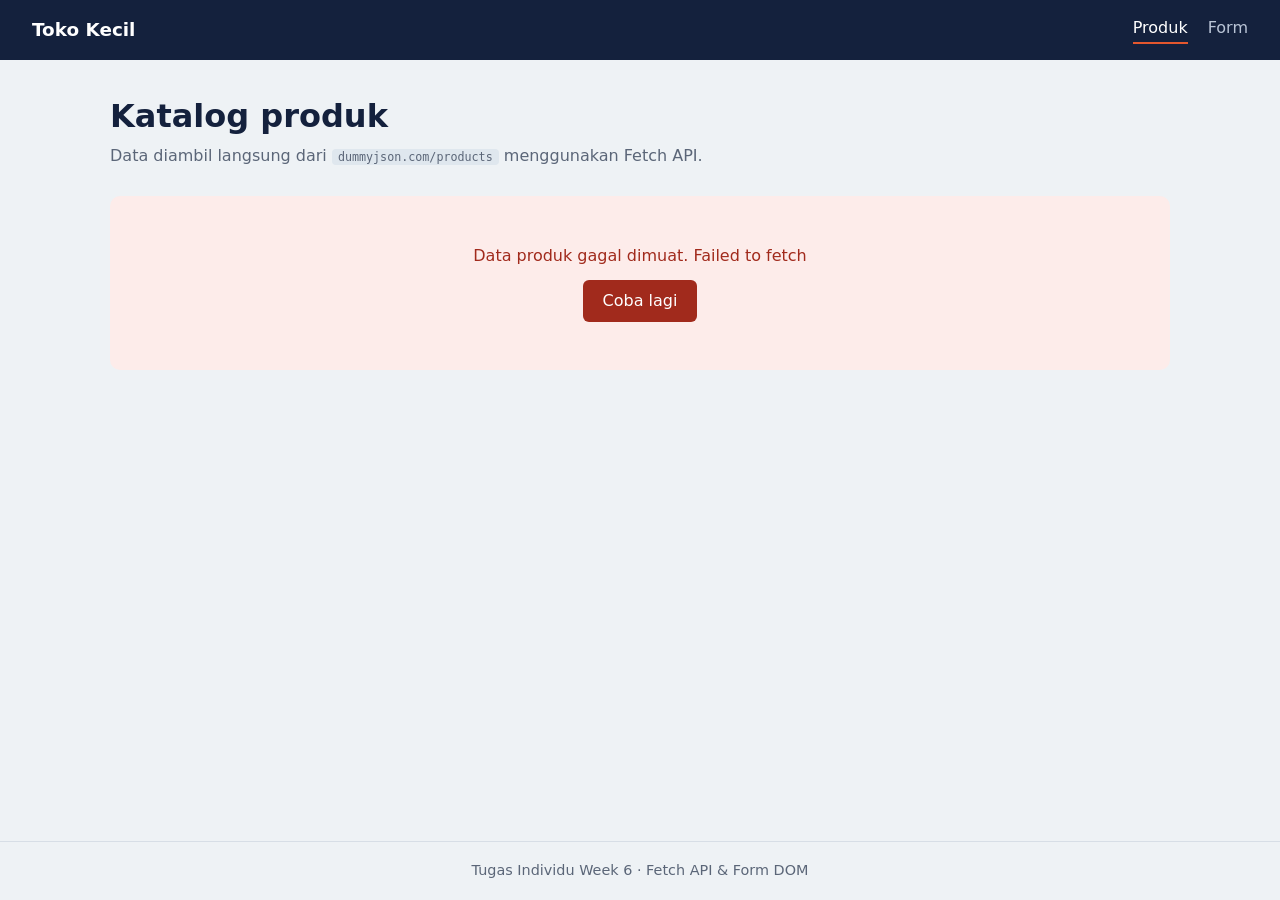
<file: Week6-KelasX-NIMLengkap/index.html>
<!DOCTYPE html>
<html lang="id">
<head>
  <meta charset="UTF-8">
  <meta name="viewport" content="width=device-width, initial-scale=1.0">
  <title>Katalog Produk | Week 6</title>
  <link rel="stylesheet" href="css/index.css">
</head>
<body>
  <header class="topbar">
    <a class="brand" href="index.html">Toko Kecil</a>
    <nav>
      <a href="index.html" class="active" aria-current="page">Produk</a>
      <a href="form.html">Form</a>
    </nav>
  </header>

  <main class="container">
    <section class="intro">
      <h1>Katalog produk</h1>
      <p>Data diambil langsung dari <code>dummyjson.com/products</code> menggunakan Fetch API.</p>
    </section>

    <!-- Status: loading -->
    <div id="loading" class="status" role="status" hidden>
      <span class="spinner" aria-hidden="true"></span>
      <p>Memuat data produk...</p>
    </div>

    <!-- Status: error -->
    <div id="error" class="status status-error" role="alert" hidden>
      <p id="error-message">Data produk gagal dimuat.</p>
      <button id="retry-btn" type="button">Coba lagi</button>
    </div>

    <!-- Daftar produk -->
    <p id="count" class="count" hidden></p>
    <section id="product-list" class="grid" aria-live="polite"></section>
  </main>

  <footer class="footer">
    <p>Tugas Individu Week 6 &middot; Fetch API &amp; Form DOM</p>
  </footer>

  <script src="js/index.js"></script>
</body>
</html>
</file>
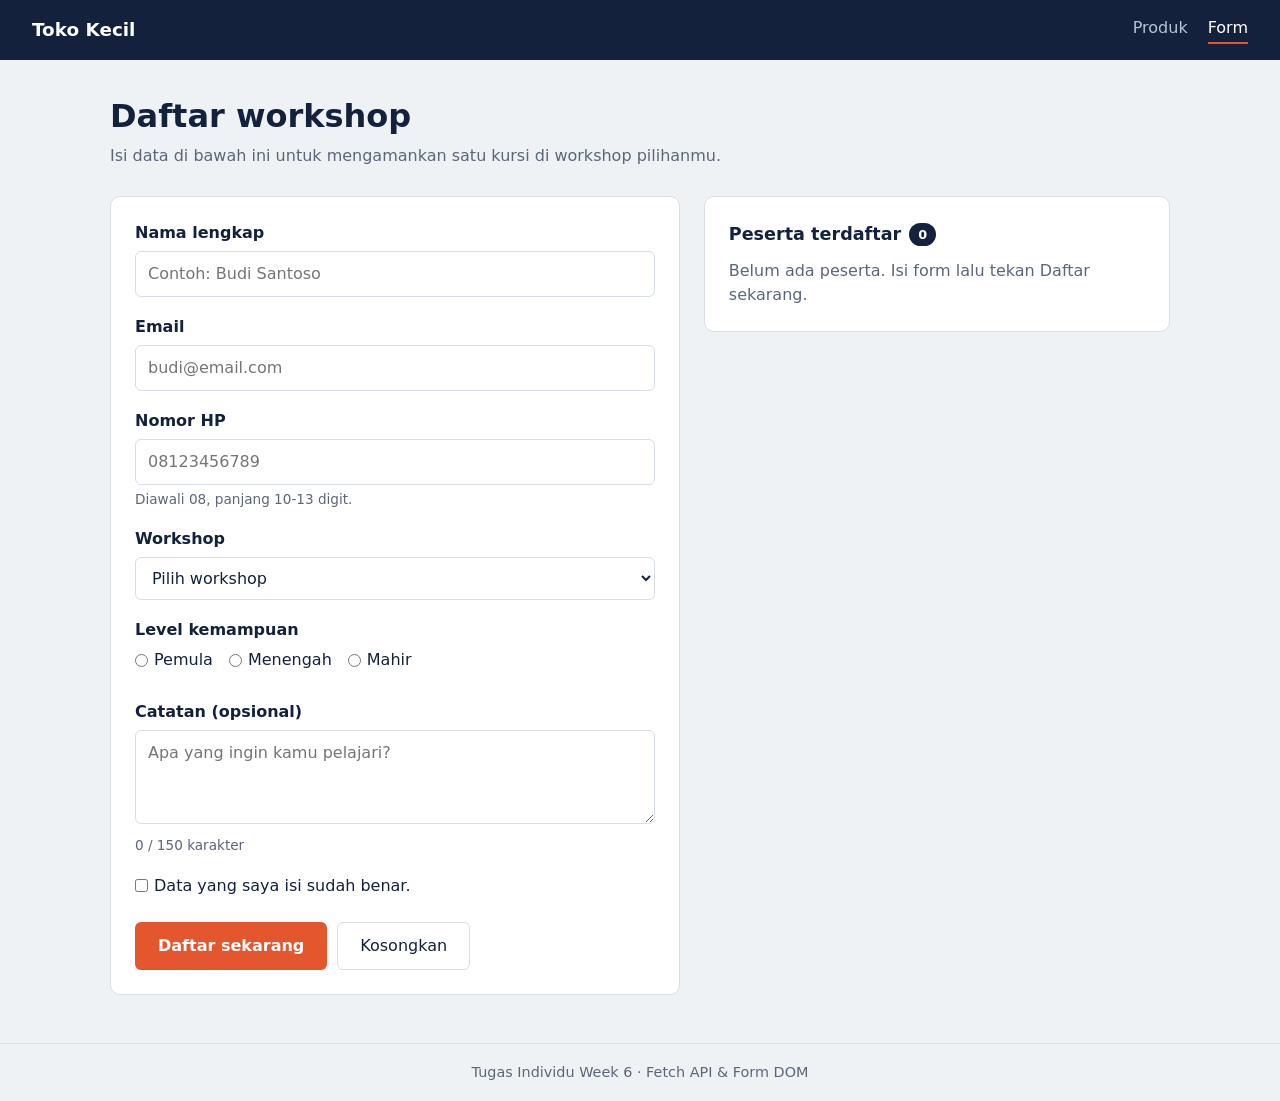
<file: Week6-KelasX-NIMLengkap/form.html>
<!DOCTYPE html>
<html lang="id">
<head>
  <meta charset="UTF-8">
  <meta name="viewport" content="width=device-width, initial-scale=1.0">
  <title>Form Pendaftaran Workshop | Week 6</title>
  <link rel="stylesheet" href="css/index.css">
  <link rel="stylesheet" href="css/form.css">
</head>
<body>
  <header class="topbar">
    <a class="brand" href="index.html">Toko Kecil</a>
    <nav>
      <a href="index.html">Produk</a>
      <a href="form.html" class="active" aria-current="page">Form</a>
    </nav>
  </header>

  <main class="container form-layout">
    <section class="intro">
      <h1>Daftar workshop</h1>
      <p>Isi data di bawah ini untuk mengamankan satu kursi di workshop pilihanmu.</p>
    </section>

    <div class="columns">
      <form id="workshop-form" class="form-card" novalidate>
        <div class="field">
          <label for="nama">Nama lengkap</label>
          <input type="text" id="nama" name="nama" placeholder="Contoh: Budi Santoso" autocomplete="name">
          <small class="error-text" id="nama-error"></small>
        </div>

        <div class="field">
          <label for="email">Email</label>
          <input type="email" id="email" name="email" placeholder="budi@email.com" autocomplete="email">
          <small class="error-text" id="email-error"></small>
        </div>

        <div class="field">
          <label for="telepon">Nomor HP</label>
          <input type="tel" id="telepon" name="telepon" placeholder="08123456789" autocomplete="tel">
          <small class="hint">Diawali 08, panjang 10-13 digit.</small>
          <small class="error-text" id="telepon-error"></small>
        </div>

        <div class="field">
          <label for="workshop">Workshop</label>
          <select id="workshop" name="workshop">
            <option value="">Pilih workshop</option>
            <option value="HTML &amp; CSS Dasar">HTML &amp; CSS Dasar</option>
            <option value="JavaScript untuk Pemula">JavaScript untuk Pemula</option>
            <option value="Fetch API &amp; JSON">Fetch API &amp; JSON</option>
            <option value="Git &amp; GitHub">Git &amp; GitHub</option>
          </select>
          <small class="error-text" id="workshop-error"></small>
        </div>

        <fieldset class="field">
          <legend>Level kemampuan</legend>
          <div class="radio-group">
            <label><input type="radio" name="level" value="Pemula"> Pemula</label>
            <label><input type="radio" name="level" value="Menengah"> Menengah</label>
            <label><input type="radio" name="level" value="Mahir"> Mahir</label>
          </div>
          <small class="error-text" id="level-error"></small>
        </fieldset>

        <div class="field">
          <label for="catatan">Catatan (opsional)</label>
          <textarea id="catatan" name="catatan" rows="3" maxlength="150" placeholder="Apa yang ingin kamu pelajari?"></textarea>
          <small class="hint" id="catatan-counter">0 / 150 karakter</small>
        </div>

        <div class="field">
          <label class="check">
            <input type="checkbox" id="setuju" name="setuju">
            Data yang saya isi sudah benar.
          </label>
          <small class="error-text" id="setuju-error"></small>
        </div>

        <div class="actions">
          <button type="submit" class="btn-primary">Daftar sekarang</button>
          <button type="reset" class="btn-ghost" id="reset-btn">Kosongkan</button>
        </div>
      </form>

      <aside class="result-panel" aria-live="polite">
        <div id="feedback" class="feedback" hidden></div>
        <h2>Peserta terdaftar <span id="total-peserta" class="badge">0</span></h2>
        <p id="empty-state" class="empty">Belum ada peserta. Isi form lalu tekan Daftar sekarang.</p>
        <ul id="peserta-list" class="peserta-list"></ul>
      </aside>
    </div>
  </main>

  <footer class="footer">
    <p>Tugas Individu Week 6 &middot; Fetch API &amp; Form DOM</p>
  </footer>

  <script src="js/form.js"></script>
</body>
</html>
</file>
<file: Week6-KelasX-NIMLengkap/css/index.css>
:root {
  --bg: #eef2f5;
  --surface: #ffffff;
  --ink: #14213d;
  --muted: #5b6678;
  --line: #d7dee6;
  --accent: #e4572e;
  --accent-dark: #c4441f;
  --danger-bg: #fdecea;
  --danger: #a12a1c;
}

* { box-sizing: border-box; margin: 0; padding: 0; }

body {
  font-family: "Space Grotesk", "Segoe UI", system-ui, sans-serif;
  background: var(--bg);
  color: var(--ink);
  line-height: 1.5;
  min-height: 100vh;
  display: flex;
  flex-direction: column;
}

code {
  background: #dfe7ee;
  padding: 1px 6px;
  border-radius: 4px;
  font-size: 0.9em;
}

/* Topbar */
.topbar {
  display: flex;
  justify-content: space-between;
  align-items: center;
  padding: 16px 32px;
  background: var(--ink);
  color: #fff;
}
.brand { color: #fff; text-decoration: none; font-weight: 700; font-size: 1.15rem; }
.topbar nav { display: flex; gap: 20px; }
.topbar nav a { color: #b9c4d6; text-decoration: none; padding-bottom: 2px; }
.topbar nav a:hover { color: #fff; }
.topbar nav a.active { color: #fff; border-bottom: 2px solid var(--accent); }

/* Layout */
.container { width: 100%; max-width: 1100px; margin: 0 auto; padding: 32px 20px 48px; flex: 1; }
.intro { margin-bottom: 28px; }
.intro h1 { font-size: 2rem; margin-bottom: 4px; }
.intro p { color: var(--muted); }
.count { color: var(--muted); margin-bottom: 14px; }

/* Status */
.status {
  display: flex;
  flex-direction: column;
  align-items: center;
  gap: 12px;
  padding: 48px 20px;
  text-align: center;
  color: var(--muted);
}
.status[hidden] { display: none; }
.status-error { background: var(--danger-bg); color: var(--danger); border-radius: 10px; }
.status-error button {
  background: var(--danger);
  color: #fff;
  border: 0;
  padding: 9px 20px;
  border-radius: 6px;
  font: inherit;
  cursor: pointer;
}
.status-error button:hover { background: #7e2015; }

.spinner {
  width: 34px; height: 34px;
  border: 4px solid var(--line);
  border-top-color: var(--accent);
  border-radius: 50%;
  animation: spin 0.8s linear infinite;
}
@keyframes spin { to { transform: rotate(360deg); } }

/* Grid produk */
.grid {
  display: grid;
  grid-template-columns: repeat(auto-fill, minmax(220px, 1fr));
  gap: 18px;
}
.card {
  background: var(--surface);
  border: 1px solid var(--line);
  border-radius: 10px;
  overflow: hidden;
  display: flex;
  flex-direction: column;
}
.card-img {
  background: #e4eaf0;
  aspect-ratio: 1 / 1;
  display: grid;
  place-items: center;
}
.card-img img { width: 100%; height: 100%; object-fit: contain; }
.card-body { padding: 14px 16px 16px; display: flex; flex-direction: column; gap: 4px; flex: 1; }
.card-category { font-size: 0.8rem; color: var(--muted); text-transform: capitalize; }
.card-title { font-size: 1rem; font-weight: 600; line-height: 1.3; }
.card-price { margin-top: auto; padding-top: 8px; font-size: 1.15rem; font-weight: 700; color: var(--accent-dark); }
.card-rating { font-size: 0.85rem; color: var(--muted); }

/* Footer */
.footer { text-align: center; padding: 18px; color: var(--muted); font-size: 0.9rem; border-top: 1px solid var(--line); }

@media (max-width: 520px) {
  .topbar { padding: 14px 16px; }
  .intro h1 { font-size: 1.6rem; }
}
@media (prefers-reduced-motion: reduce) {
  .spinner { animation-duration: 2s; }
}
</file>
<file: Week6-KelasX-NIMLengkap/css/form.css>
/* Melengkapi css/index.css untuk halaman form */
.columns {
  display: grid;
  grid-template-columns: minmax(0, 1.1fr) minmax(0, 0.9fr);
  gap: 24px;
  align-items: start;
}

.form-card,
.result-panel {
  background: var(--surface);
  border: 1px solid var(--line);
  border-radius: 10px;
  padding: 24px;
}

.field { margin-bottom: 18px; border: 0; }
.field label,
.field legend { display: block; font-weight: 600; margin-bottom: 6px; padding: 0; }

input[type="text"],
input[type="email"],
input[type="tel"],
select,
textarea {
  width: 100%;
  padding: 10px 12px;
  border: 1.5px solid var(--line);
  border-radius: 6px;
  font: inherit;
  color: var(--ink);
  background: #fff;
}
textarea { resize: vertical; }

input:focus,
select:focus,
textarea:focus {
  outline: 3px solid rgba(228, 87, 46, 0.25);
  border-color: var(--accent);
}

.field.invalid input[type="text"],
.field.invalid input[type="email"],
.field.invalid input[type="tel"],
.field.invalid select { border-color: var(--danger); background: var(--danger-bg); }
.field.valid input[type="text"],
.field.valid input[type="email"],
.field.valid input[type="tel"],
.field.valid select { border-color: #2e8b57; }

.hint { display: block; margin-top: 4px; color: var(--muted); font-size: 0.85rem; }
.error-text { display: block; margin-top: 4px; color: var(--danger); font-size: 0.85rem; }

.radio-group { display: flex; flex-wrap: wrap; gap: 16px; }
.radio-group label,
.check { font-weight: 400 !important; display: inline-flex !important; align-items: center; gap: 6px; cursor: pointer; }

.actions { display: flex; gap: 10px; }
.btn-primary,
.btn-ghost {
  font: inherit;
  padding: 11px 22px;
  border-radius: 6px;
  cursor: pointer;
  border: 1.5px solid transparent;
}
.btn-primary { background: var(--accent); color: #fff; font-weight: 600; }
.btn-primary:hover { background: var(--accent-dark); }
.btn-ghost { background: transparent; border-color: var(--line); color: var(--ink); }
.btn-ghost:hover { background: var(--bg); }

/* Panel hasil */
.result-panel h2 { font-size: 1.1rem; display: flex; align-items: center; gap: 8px; margin-bottom: 12px; }
.badge { background: var(--ink); color: #fff; font-size: 0.8rem; padding: 2px 9px; border-radius: 99px; }
.empty { color: var(--muted); }

.feedback { padding: 14px 16px; border-radius: 8px; margin-bottom: 18px; font-size: 0.95rem; }
.feedback[hidden] { display: none; }
.feedback.success { background: #e5f4ec; color: #1d6b43; border: 1px solid #b6dec7; }
.feedback.error { background: var(--danger-bg); color: var(--danger); border: 1px solid #f2c2bc; }
.feedback strong { display: block; margin-bottom: 2px; }

.peserta-list { list-style: none; display: flex; flex-direction: column; gap: 10px; }
.peserta-item { border: 1px solid var(--line); border-radius: 8px; padding: 12px 14px; }
.peserta-item .nama { font-weight: 600; }
.peserta-item .meta { color: var(--muted); font-size: 0.88rem; }

@media (max-width: 860px) {
  .columns { grid-template-columns: 1fr; }
}
</file>
